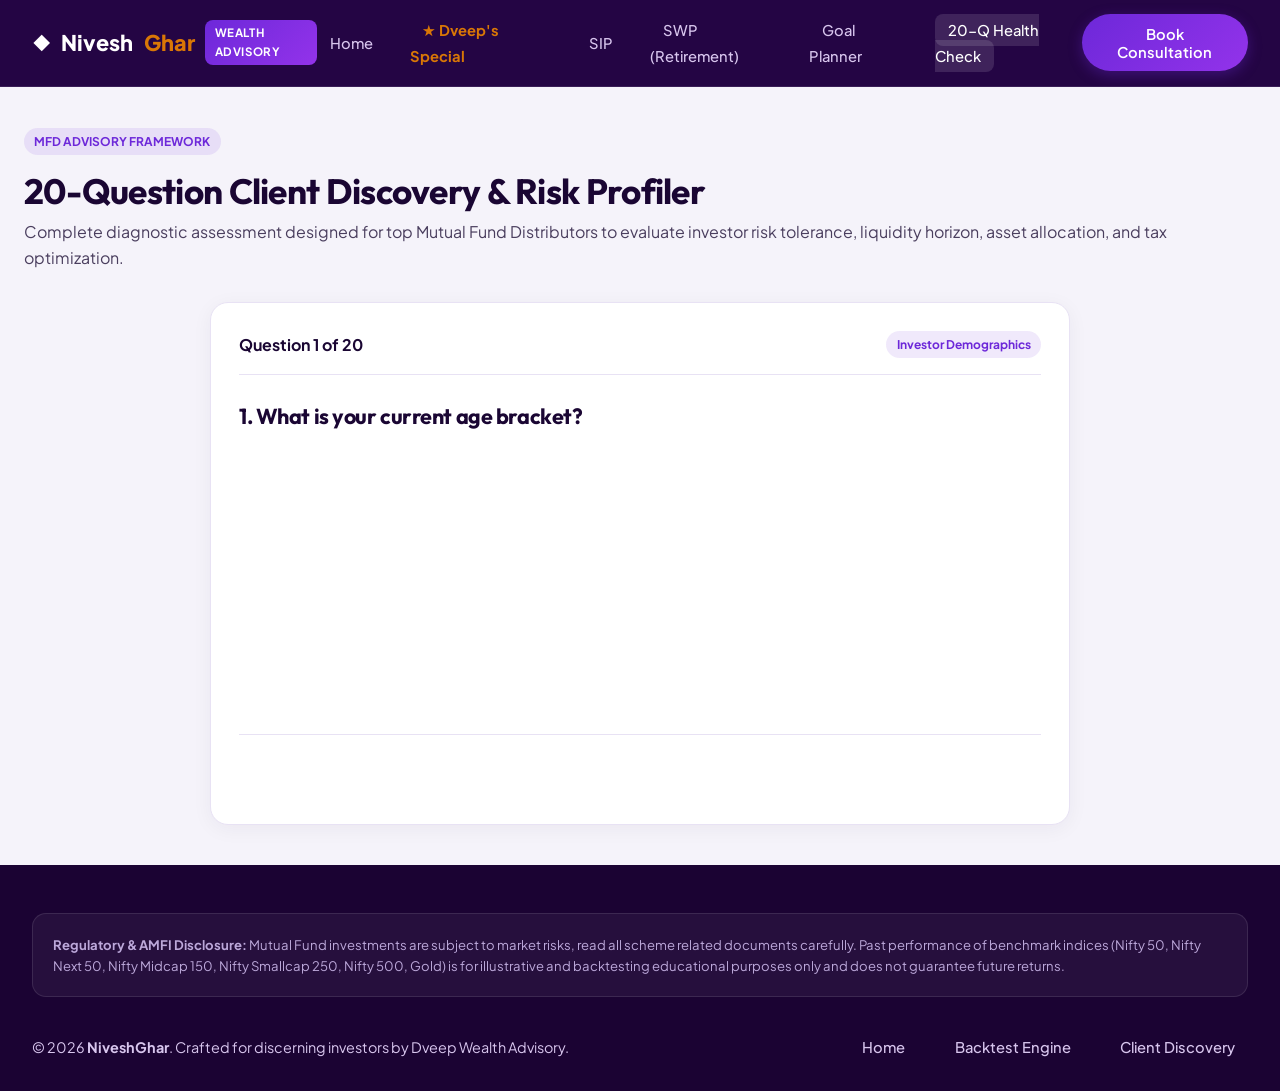
<file: client-discovery.html>
<!DOCTYPE html>
<html lang="en">
<head>
  <meta charset="UTF-8">
  <meta name="viewport" content="width=device-width, initial-scale=1.0">
  <title>20-Question Client Discovery Assessment | NiveshGhar</title>
  <link rel="stylesheet" href="styles/main.css">
</head>
<body>
  <nav class="navbar">
    <div class="nav-container">
      <a href="index.html" class="logo">
        <span style="color: var(--accent-emerald);">◆</span> Nivesh<span style="color: var(--accent-gold);">Ghar</span>
        <span class="logo-badge">Wealth Advisory</span>
      </a>
      <ul class="nav-links">
        <li><a href="index.html" class="nav-link">Home</a></li>
        <li><a href="calculators/dveep-special.html" class="nav-link" style="color: var(--accent-gold); font-weight: 700;">★ Dveep's Special</a></li>
        <li><a href="calculators/sip.html" class="nav-link">SIP</a></li>
        <li><a href="calculators/swp.html" class="nav-link">SWP (Retirement)</a></li>
        <li><a href="calculators/goal-planner.html" class="nav-link">Goal Planner</a></li>
        <li><a href="client-discovery.html" class="nav-link active">20-Q Health Check</a></li>
      </ul>
      <div class="nav-cta">
        <button class="btn btn-primary" onclick="openWhatsApp('Hi Dveep Sir, I want to book a wealth planning consultation')">
          <span>Book Consultation</span>
        </button>
      </div>
    </div>
  </nav>

  <main class="main-wrapper">
    <div style="margin-bottom: 2rem;">
      <span class="badge-tag">MFD ADVISORY FRAMEWORK</span>
      <h1 style="font-size: 2.2rem; margin-top: 0.5rem;">20-Question Client Discovery & Risk Profiler</h1>
      <p style="color: var(--text-secondary);">
        Complete diagnostic assessment designed for top Mutual Fund Distributors to evaluate investor risk tolerance, liquidity horizon, asset allocation, and tax optimization.
      </p>
    </div>

    <div id="quizContainer" class="card" style="max-width: 860px; margin: 0 auto;">
      <div style="display: flex; justify-content: space-between; align-items: center; border-bottom: 1px solid var(--border-color); padding-bottom: 1rem; margin-bottom: 1.5rem;">
        <span id="questionStep" style="font-weight: 700; color: var(--accent-emerald);">Question 1 of 20</span>
        <span id="categoryLabel" class="badge-tag">Risk Capacity</span>
      </div>

      <h2 id="questionTitle" style="font-size: 1.35rem; margin-bottom: 1.5rem;">Loading question...</h2>
      <div id="optionsContainer" style="display: flex; flex-direction: column; gap: 0.75rem;"></div>

      <div style="display: flex; justify-content: space-between; margin-top: 2rem; border-top: 1px solid var(--border-color); padding-top: 1.25rem;">
        <button id="prevBtn" class="btn btn-outline" onclick="prevQuestion()" disabled>← Previous</button>
      </div>
    </div>

    <div id="resultContainer" class="card" style="display: none; max-width: 860px; margin: 0 auto; text-align: center;">
      <span class="badge-tag" style="background: rgba(0,210,147,0.2); color: var(--accent-emerald);">ASSESSMENT COMPLETE</span>
      <h2 style="font-size: 2rem; margin: 1rem 0 0.5rem;" id="riskProfileTitle">Aggressive Wealth Creator</h2>
      <p style="color: var(--text-secondary); max-width: 600px; margin: 0 auto 2rem;" id="riskProfileDesc">
        Based on your responses, you possess a long-term investment horizon with strong risk tolerance.
      </p>

      <div class="grid-3" style="margin-bottom: 2rem;">
        <div class="stat-box">
          <div class="stat-label">Suggested Equity Allocation</div>
          <div class="stat-value emerald" id="equityAlloc">75%</div>
        </div>
        <div class="stat-box">
          <div class="stat-label">Suggested Debt / Liquid</div>
          <div class="stat-value blue" id="debtAlloc">15%</div>
        </div>
        <div class="stat-box">
          <div class="stat-label">Gold / Alternatives</div>
          <div class="stat-value gold" id="goldAlloc">10%</div>
        </div>
      </div>

      <div style="display: flex; justify-content: center; gap: 1rem; flex-wrap: wrap;">
        <button class="btn btn-gold" onclick="openWhatsApp('Hi Dveep Sir, I completed the 20-Q assessment. My profile: ' + document.getElementById('riskProfileTitle').textContent + '. Please share my customized fund portfolio.')">
          💬 Send Report to Advisor Dveep on WhatsApp
        </button>
        <button class="btn btn-outline" onclick="location.reload()">Retake Assessment</button>
      </div>
    </div>
  </main>

  <footer class="footer">
    <div class="footer-container">
      <div class="footer-disclaimer">
        <strong>Regulatory & AMFI Disclosure:</strong> Mutual Fund investments are subject to market risks, read all scheme related documents carefully. Past performance of benchmark indices (Nifty 50, Nifty Next 50, Nifty Midcap 150, Nifty Smallcap 250, Nifty 500, Gold) is for illustrative and backtesting educational purposes only and does not guarantee future returns.
      </div>
      <div style="display: flex; justify-content: space-between; align-items: center; flex-wrap: wrap; gap: 1rem;">
        <div><p>© 2026 <strong>NiveshGhar</strong>. Crafted for discerning investors by Dveep Wealth Advisory.</p></div>
        <div style="display: flex; gap: 1.5rem;">
          <a href="index.html" class="nav-link">Home</a>
          <a href="calculators/dveep-special.html" class="nav-link">Backtest Engine</a>
          <a href="client-discovery.html" class="nav-link">Client Discovery</a>
        </div>
      </div>
    </div>
  </footer>

  <script src="js/main.js"></script>
  <script>
    const QUESTIONS = [
      { cat: "Investor Demographics", q: "1. What is your current age bracket?", opts: [{ text: "Under 30 years", score: 4 }, { text: "30 to 45 years", score: 3 }, { text: "45 to 55 years", score: 2 }, { text: "Above 55 years", score: 1 }] },
      { cat: "Income Stability", q: "2. How predictable and stable is your primary source of monthly income?", opts: [{ text: "Highly stable (Govt / MNC / Established Business)", score: 4 }, { text: "Moderately stable with occasional incentives", score: 3 }, { text: "Variable / Commission or Startup based", score: 2 }, { text: "Retired / Dependent on investment yields", score: 1 }] },
      { cat: "Investment Horizon", q: "3. For what duration are you planning to invest your primary surplus funds?", opts: [{ text: "More than 10+ years", score: 4 }, { text: "5 to 10 years", score: 3 }, { text: "3 to 5 years", score: 2 }, { text: "Less than 3 years", score: 1 }] },
      { cat: "Emergency Preparedness", q: "4. Do you have an emergency fund covering at least 6 months of household expenses?", opts: [{ text: "Yes, fully parked in liquid funds / FD", score: 4 }, { text: "Partially (3-4 months covered)", score: 3 }, { text: "No, but I have credit lines available", score: 2 }, { text: "No emergency reserves currently", score: 1 }] },
      { cat: "Market Volatility Tolerance", q: "5. If the stock market drops by 25% in 3 months (like in 2008 or 2020), what will you do?", opts: [{ text: "Invest heavily to buy top funds at a discount", score: 4 }, { text: "Continue existing SIPs without panicking", score: 3 }, { text: "Pause SIPs and wait for market recovery", score: 2 }, { text: "Redeem everything immediately to prevent further loss", score: 1 }] },
      { cat: "Primary Goal", q: "6. What is the single most important objective for this portfolio?", opts: [{ text: "Aggressive wealth compounding & beat inflation by 6-8%", score: 4 }, { text: "Balanced growth for specific goals (House / Education)", score: 3 }, { text: "Income generation with moderate capital protection", score: 2 }, { text: "100% Capital preservation with zero volatility", score: 1 }] },
      { cat: "Experience", q: "7. How many years have you been actively investing in Equity Mutual Funds or Stocks?", opts: [{ text: "Over 5+ years (witnessed full bull/bear cycles)", score: 4 }, { text: "2 to 5 years", score: 3 }, { text: "Less than 2 years", score: 2 }, { text: "Complete beginner (first time investor)", score: 1 }] },
      { cat: "Debt Exposure", q: "8. What percentage of your monthly income goes into loan EMIs (Home/Car/Personal)?", opts: [{ text: "0% (Completely debt free)", score: 4 }, { text: "Less than 20% of monthly income", score: 3 }, { text: "20% to 40% of monthly income", score: 2 }, { text: "More than 40% of monthly income", score: 1 }] },
      { cat: "Insurance Shield", q: "9. Do you have adequate Term Life Insurance (15-20x annual income) and Health Insurance?", opts: [{ text: "Yes, comprehensive term & private health cover in place", score: 4 }, { text: "Have corporate health insurance only", score: 2 }, { text: "Have traditional endowment / ULIP policies only", score: 2 }, { text: "No active life/health insurance", score: 1 }] },
      { cat: "Drawdown Capacity", q: "10. What is the maximum temporary drawdown you can bear without sleepless nights?", opts: [{ text: "Up to 30-40% decline in pursuit of 15%+ returns", score: 4 }, { text: "Up to 15-20% temporary decline", score: 3 }, { text: "Up to 5-10% decline", score: 2 }, { text: "Cannot tolerate any negative returns", score: 1 }] },
      { cat: "Liquidity Requirement", q: "11. Will you need access to more than 20% of this capital in the next 24 months?", opts: [{ text: "No, none of it is needed for 5+ years", score: 4 }, { text: "Unlikely, unless major unplanned contingency", score: 3 }, { text: "Possibly 10-20% for a planned milestone", score: 2 }, { text: "Yes, definitely need liquidity soon", score: 1 }] },
      { cat: "Gold Stance", q: "12. What is your perspective on Gold allocation (Gold Mutual Funds / ETFs)?", opts: [{ text: "5-10% tactical hedge against currency devaluation", score: 4 }, { text: "Only when equity valuations appear stretched", score: 3 }, { text: "Prefer traditional physical jewelry over funds", score: 2 }, { text: "No interest in gold allocation", score: 1 }] },
      { cat: "Step-Up Ability", q: "13. Are you able to increase your SIP contribution by 10% each year as your income grows?", opts: [{ text: "Yes, committed to 10-15% annual step-up", score: 4 }, { text: "Yes, 5% step-up is feasible", score: 3 }, { text: "Fixed SIP only for now", score: 2 }, { text: "Unsure about future increments", score: 1 }] },
      { cat: "Tax Efficiency", q: "14. Which tax regime are you opting for in the current financial year?", opts: [{ text: "New Tax Regime (Focusing on LTCG equity growth)", score: 4 }, { text: "Old Tax Regime (Requiring 80C ELSS mutual funds)", score: 3 }, { text: "NRI / Global Tax Residency", score: 3 }, { text: "Income below basic taxable threshold", score: 2 }] },
      { cat: "Portfolio Tracking Habit", q: "15. How frequently do you check your investment portfolio value?", opts: [{ text: "Quarterly / Annual disciplined review with my advisor", score: 4 }, { text: "Monthly during salary credit", score: 3 }, { text: "Weekly", score: 2 }, { text: "Daily / Multiple times a day with anxiety", score: 1 }] },
      { cat: "Mid & Smallcap Appetite", q: "16. How comfortable are you with higher allocation to Midcap and Smallcap funds?", opts: [{ text: "Very comfortable for the 10+ year portion of my wealth", score: 4 }, { text: "Moderate (Prefer Largecap & Flexicap bias)", score: 3 }, { text: "Low (Only Largecap indices)", score: 2 }, { text: "Zero tolerance for high volatility", score: 1 }] },
      { cat: "Retirement Readiness", q: "17. At what age do you desire financial independence / retirement?", opts: [{ text: "Before 50 (FIRE movement)", score: 4 }, { text: "55 to 60 years", score: 3 }, { text: "60 to 65 years", score: 2 }, { text: "Have not planned yet", score: 1 }] },
      { cat: "Family Dependents", q: "18. How many financial dependents (children, elderly parents) do you support?", opts: [{ text: "0-1 dependent", score: 4 }, { text: "2 dependents", score: 3 }, { text: "3 dependents", score: 2 }, { text: "4 or more dependents", score: 1 }] },
      { cat: "Advisory Preference", q: "19. What do you value most in a Mutual Fund Distributor / Wealth Advisor?", opts: [{ text: "Asset allocation, behavioral coaching during crashes, and milestone tracking", score: 4 }, { text: "Consistent scheme selection and portfolio rebalancing", score: 3 }, { text: "Tax planning and hassle-free documentation", score: 2 }, { text: "Tips on short-term trending funds", score: 1 }] },
      { cat: "Discipline", q: "20. How likely are you to pause or stop your SIP when news headlines turn negative?", opts: [{ text: "Never — I view negative headlines as prime buying opportunities", score: 4 }, { text: "I consult my advisor Dveep before making any emotional change", score: 4 }, { text: "I get tempted to pause until clarity returns", score: 2 }, { text: "I stop immediately to protect capital", score: 1 }] }
    ];

    let currentIdx = 0;
    const userAnswers = [];

    function renderQuestion() {
      const q = QUESTIONS[currentIdx];
      document.getElementById('questionStep').textContent = `Question ${currentIdx + 1} of ${QUESTIONS.length}`;
      document.getElementById('categoryLabel').textContent = q.cat;
      document.getElementById('questionTitle').textContent = q.q;

      const optsCont = document.getElementById('optionsContainer');
      optsCont.innerHTML = '';

      q.opts.forEach((opt, optIdx) => {
        const btn = document.createElement('button');
        btn.className = 'btn btn-outline';
        btn.style.textAlign = 'left';
        btn.style.justifyContent = 'flex-start';
        btn.style.padding = '1rem 1.25rem';
        btn.style.borderRadius = 'var(--radius-md)';
        btn.innerHTML = `<span style="color: var(--accent-emerald); font-weight: 700; margin-right: 0.5rem;">${String.fromCharCode(65 + optIdx)}.</span> ${opt.text}`;
        btn.onclick = () => selectOption(opt.score);
        optsCont.appendChild(btn);
      });

      document.getElementById('prevBtn').disabled = (currentIdx === 0);
    }

    function selectOption(score) {
      userAnswers[currentIdx] = score;
      if (currentIdx < QUESTIONS.length - 1) {
        currentIdx++;
        renderQuestion();
      } else {
        showResults();
      }
    }

    function prevQuestion() {
      if (currentIdx > 0) {
        currentIdx--;
        renderQuestion();
      }
    }

    function showResults() {
      const sum = userAnswers.reduce((a, b) => a + b, 0);
      document.getElementById('quizContainer').style.display = 'none';
      document.getElementById('resultContainer').style.display = 'block';

      let title = "Aggressive Wealth Compounder";
      let desc = "You have high risk-bearing capacity and a long-term mindset. You are primed to maximize equity returns via Multi-cap, Midcap, and Flexicap funds.";
      let eq = "75%", debt = "15%", gold = "10%";

      if (sum <= 40) {
        title = "Conservative Capital Preserver";
        desc = "Your primary priority is stability and capital security. A high allocation to Hybrid, Arbitrage, and Debt funds is recommended.";
        eq = "25%"; debt = "65%"; gold = "10%";
      } else if (sum <= 60) {
        title = "Balanced Growth Investor";
        desc = "You seek good equity compounding while maintaining a healthy debt cushion to navigate market fluctuations calmly.";
        eq = "55%"; debt = "35%"; gold = "10%";
      }

      document.getElementById('riskProfileTitle').textContent = title;
      document.getElementById('riskProfileDesc').textContent = desc;
      document.getElementById('equityAlloc').textContent = eq;
      document.getElementById('debtAlloc').textContent = debt;
      document.getElementById('goldAlloc').textContent = gold;
    }

    document.addEventListener('DOMContentLoaded', renderQuestion);
  </script>
</body>
</html>
</file>
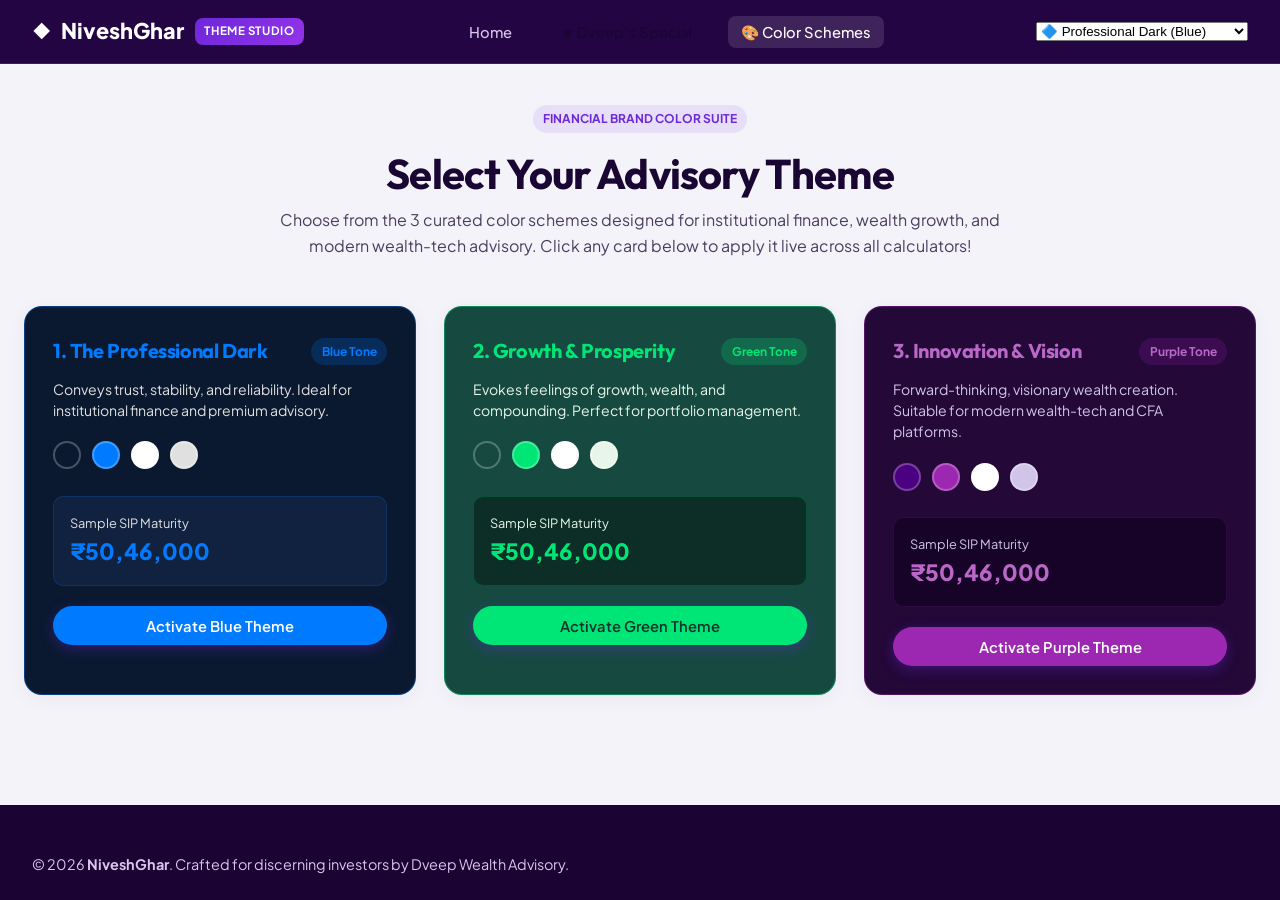
<file: themes.html>
<!DOCTYPE html>
<html lang="en">
<head>
  <meta charset="UTF-8">
  <meta name="viewport" content="width=device-width, initial-scale=1.0">
  <title>Theme Studio & Brand Color Themes | NiveshGhar</title>
  <link rel="stylesheet" href="styles/main.css">
  <style>
    .theme-card-preview {
      border-radius: var(--radius-lg);
      padding: 1.75rem;
      border: 2px solid transparent;
      cursor: pointer;
      transition: all 0.25s ease;
      position: relative;
    }
    .theme-card-preview:hover {
      transform: translateY(-4px);
      box-shadow: 0 12px 36px rgba(0,0,0,0.5);
    }
    .color-pill {
      display: inline-block;
      width: 28px;
      height: 28px;
      border-radius: 50%;
      margin-right: 8px;
      border: 2px solid rgba(255,255,255,0.25);
    }
  </style>
</head>
<body>
  <nav class="navbar">
    <div class="nav-container">
      <a href="index.html" class="logo">
        <span style="color: var(--accent-primary);">◆</span> NiveshGhar
        <span class="logo-badge">Theme Studio</span>
      </a>
      <ul class="nav-links">
        <li><a href="index.html" class="nav-link">Home</a></li>
        <li><a href="calculators/dveep-special.html" class="nav-link" style="color: var(--accent-primary);">★ Dveep's Special</a></li>
        <li><a href="themes.html" class="nav-link active">🎨 Color Schemes</a></li>
      </ul>
      <div class="nav-cta">
        <select class="theme-selector" id="themeSelect" onchange="switchTheme(this.value)">
          <option value="blue">🔷 Professional Dark (Blue)</option>
          <option value="green">🌿 Growth & Prosperity (Green)</option>
          <option value="purple">🔮 Innovation & Vision (Purple)</option>
        </select>
      </div>
    </div>
  </nav>

  <main class="main-wrapper">
    <div style="text-align: center; margin-bottom: 3rem;">
      <span class="badge-tag">FINANCIAL BRAND COLOR SUITE</span>
      <h1 style="font-size: 2.6rem; margin-top: 0.5rem;">Select Your Advisory Theme</h1>
      <p style="color: var(--text-secondary); max-width: 720px; margin: 0 auto;">
        Choose from the 3 curated color schemes designed for institutional finance, wealth growth, and modern wealth-tech advisory. Click any card below to apply it live across all calculators!
      </p>
    </div>

    <!-- 3 Theme Comparison Cards -->
    <div class="grid-3" style="gap: 1.75rem; margin-bottom: 3.5rem;">
      
      <!-- Template 1: The Professional Dark (Blue) -->
      <div class="theme-card-preview card" style="background: #0A1930; color: #FFFFFF; border: 1px solid rgba(0,123,255,0.4);" onclick="switchTheme('blue')">
        <div style="display: flex; justify-content: space-between; align-items: center; margin-bottom: 0.75rem;">
          <h3 style="font-size: 1.25rem; color: #007BFF;">1. The Professional Dark</h3>
          <span class="badge-tag" style="background: rgba(0,123,255,0.2); color: #007BFF;">Blue Tone</span>
        </div>
        <p style="color: #E0E0E0; font-size: 0.88rem; margin-bottom: 1.25rem; line-height: 1.5;">
          Conveys trust, stability, and reliability. Ideal for institutional finance and premium advisory.
        </p>

        <div style="margin-bottom: 1.25rem;">
          <span class="color-pill" style="background: #0A1930;" title="Deep Navy (#0A1930)"></span>
          <span class="color-pill" style="background: #007BFF;" title="Electric Blue (#007BFF)"></span>
          <span class="color-pill" style="background: #FFFFFF;" title="White Text"></span>
          <span class="color-pill" style="background: #E0E0E0;" title="Light Gray (#E0E0E0)"></span>
        </div>

        <div style="background: #112240; border: 1px solid rgba(0,123,255,0.2); border-radius: 10px; padding: 1rem; margin-bottom: 1.25rem;">
          <div style="font-size: 0.8rem; color: #E0E0E0;">Sample SIP Maturity</div>
          <div style="font-size: 1.4rem; font-weight: 800; color: #007BFF;">₹50,46,000</div>
        </div>

        <button class="btn btn-primary" style="width: 100%; background: #007BFF; color: #FFFFFF;">
          Activate Blue Theme
        </button>
      </div>

      <!-- Template 2: The Growth & Prosperity (Green) -->
      <div class="theme-card-preview card" style="background: #164A41; color: #FFFFFF; border: 1px solid rgba(0,230,118,0.4);" onclick="switchTheme('green')">
        <div style="display: flex; justify-content: space-between; align-items: center; margin-bottom: 0.75rem;">
          <h3 style="font-size: 1.25rem; color: #00E676;">2. Growth & Prosperity</h3>
          <span class="badge-tag" style="background: rgba(0,230,118,0.2); color: #00E676;">Green Tone</span>
        </div>
        <p style="color: #E8F5E9; font-size: 0.88rem; margin-bottom: 1.25rem; line-height: 1.5;">
          Evokes feelings of growth, wealth, and compounding. Perfect for portfolio management.
        </p>

        <div style="margin-bottom: 1.25rem;">
          <span class="color-pill" style="background: #164A41;" title="Forest Green (#164A41)"></span>
          <span class="color-pill" style="background: #00E676;" title="Mint Green (#00E676)"></span>
          <span class="color-pill" style="background: #FFFFFF;" title="White Text"></span>
          <span class="color-pill" style="background: #E8F5E9;" title="Light Mint (#E8F5E9)"></span>
        </div>

        <div style="background: rgba(13,43,37,0.9); border: 1px solid rgba(0,230,118,0.2); border-radius: 10px; padding: 1rem; margin-bottom: 1.25rem;">
          <div style="font-size: 0.8rem; color: #E8F5E9;">Sample SIP Maturity</div>
          <div style="font-size: 1.4rem; font-weight: 800; color: #00E676;">₹50,46,000</div>
        </div>

        <button class="btn btn-primary" style="width: 100%; background: #00E676; color: #0F332C;">
          Activate Green Theme
        </button>
      </div>

      <!-- Template 3: The Innovation & Vision (Purple) -->
      <div class="theme-card-preview card" style="background: #230838; color: #FFFFFF; border: 1px solid rgba(156,39,176,0.4);" onclick="switchTheme('purple')">
        <div style="display: flex; justify-content: space-between; align-items: center; margin-bottom: 0.75rem;">
          <h3 style="font-size: 1.25rem; color: #BA68C8;">3. Innovation & Vision</h3>
          <span class="badge-tag" style="background: rgba(156,39,176,0.2); color: #BA68C8;">Purple Tone</span>
        </div>
        <p style="color: #D1C4E9; font-size: 0.88rem; margin-bottom: 1.25rem; line-height: 1.5;">
          Forward-thinking, visionary wealth creation. Suitable for modern wealth-tech and CFA platforms.
        </p>

        <div style="margin-bottom: 1.25rem;">
          <span class="color-pill" style="background: #4B0082;" title="Royal Purple (#4B0082)"></span>
          <span class="color-pill" style="background: #9C27B0;" title="Orchid Purple (#9C27B0)"></span>
          <span class="color-pill" style="background: #FFFFFF;" title="White Text"></span>
          <span class="color-pill" style="background: #D1C4E9;" title="Lavender Gray (#D1C4E9)"></span>
        </div>

        <div style="background: rgba(23,4,38,0.9); border: 1px solid rgba(156,39,176,0.2); border-radius: 10px; padding: 1rem; margin-bottom: 1.25rem;">
          <div style="font-size: 0.8rem; color: #D1C4E9;">Sample SIP Maturity</div>
          <div style="font-size: 1.4rem; font-weight: 800; color: #BA68C8;">₹50,46,000</div>
        </div>

        <button class="btn btn-primary" style="width: 100%; background: #9C27B0; color: #FFFFFF;">
          Activate Purple Theme
        </button>
      </div>

    </div>
  </main>

  <footer class="footer">
    <div class="footer-container">
      <p>© 2026 <strong>NiveshGhar</strong>. Crafted for discerning investors by Dveep Wealth Advisory.</p>
    </div>
  </footer>

  <script src="js/main.js"></script>
</body>
</html>
</file>
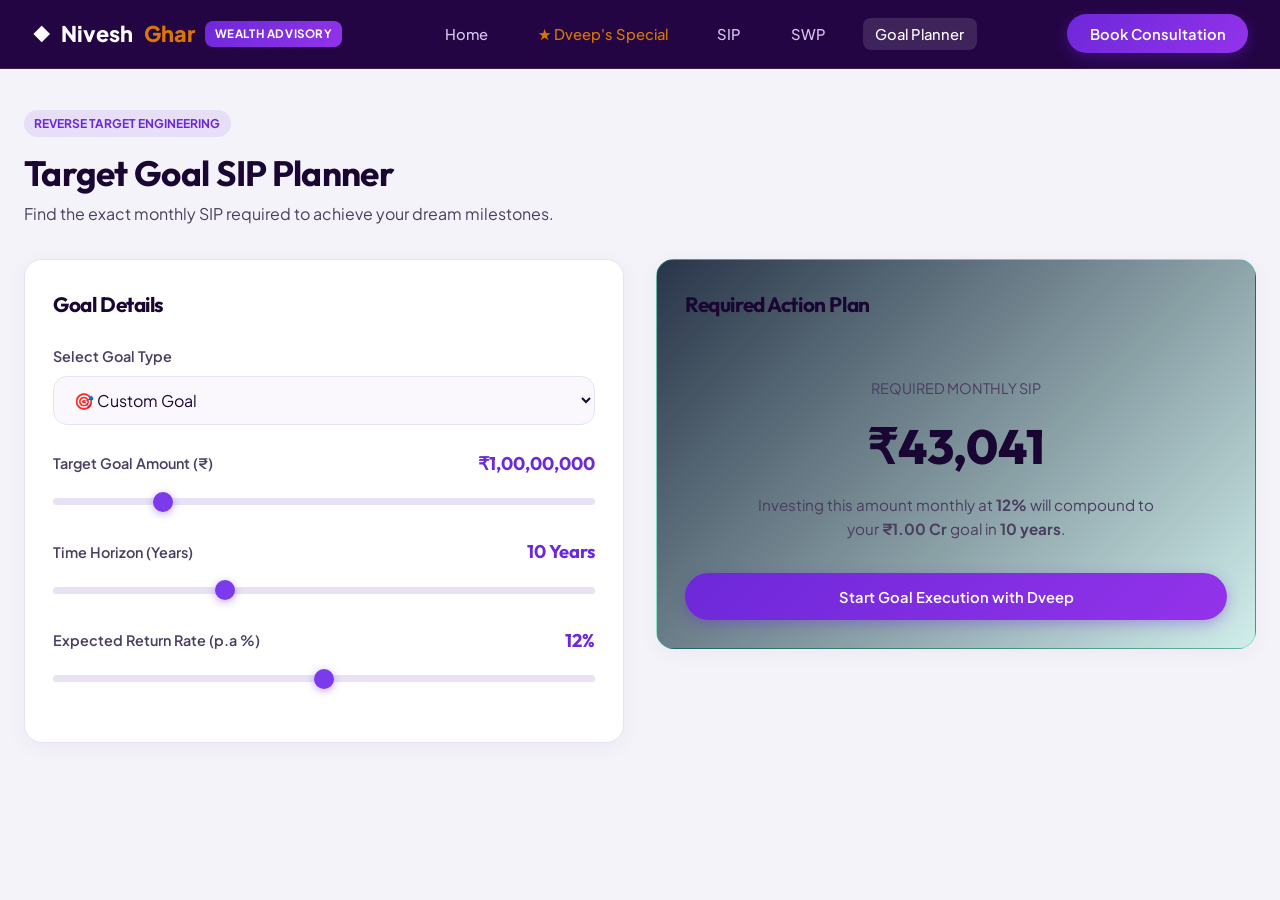
<file: calculators/goal-planner.html>
<!DOCTYPE html>
<html lang="en">
<head>
  <meta charset="UTF-8">
  <meta name="viewport" content="width=device-width, initial-scale=1.0">
  <title>Target Goal Planner | NiveshGhar Advisory</title>
  <link rel="stylesheet" href="../styles/main.css">
</head>
<body>
  <nav class="navbar">
    <div class="nav-container">
      <a href="../index.html" class="logo">
        <span style="color: var(--accent-emerald);">◆</span> Nivesh<span style="color: var(--accent-gold);">Ghar</span>
        <span class="logo-badge">Wealth Advisory</span>
      </a>
      <ul class="nav-links">
        <li><a href="../index.html" class="nav-link">Home</a></li>
        <li><a href="dveep-special.html" class="nav-link" style="color: var(--accent-gold);">★ Dveep's Special</a></li>
        <li><a href="sip.html" class="nav-link">SIP</a></li>
        <li><a href="swp.html" class="nav-link">SWP</a></li>
        <li><a href="goal-planner.html" class="nav-link active">Goal Planner</a></li>
      </ul>
      <div class="nav-cta">
        <button class="btn btn-primary" onclick="openWhatsApp('Hi Dveep Sir, I want to book a wealth planning consultation')">
          <span>Book Consultation</span>
        </button>
      </div>
    </div>
  </nav>

  <main class="main-wrapper">
    <div style="margin-bottom: 2rem;">
      <span class="badge-tag">REVERSE TARGET ENGINEERING</span>
      <h1 style="font-size: 2.2rem; margin-top: 0.5rem;">Target Goal SIP Planner</h1>
      <p style="color: var(--text-secondary);">Find the exact monthly SIP required to achieve your dream milestones.</p>
    </div>

    <div class="grid-2" style="gap: 2rem; align-items: flex-start;">
      <div class="card">
        <h2 style="font-size: 1.3rem; margin-bottom: 1.5rem;">Goal Details</h2>
        <div class="form-group">
          <label class="form-label">Select Goal Type</label>
          <select id="goalType" class="form-input" onchange="setGoalPreset()">
            <option value="house">🏡 Dream Home (₹1.50 Cr in 10 Yrs)</option>
            <option value="edu">🎓 Child Overseas Education (₹75 Lakhs in 8 Yrs)</option>
            <option value="retire">🏖️ Financial Freedom (₹3.00 Cr in 15 Yrs)</option>
            <option value="custom" selected>🎯 Custom Goal</option>
          </select>
        </div>
        <div class="form-group">
          <div class="form-label"><span>Target Goal Amount (₹)</span><span class="val-badge" id="targetBadge">₹1,00,00,000</span></div>
          <input type="range" class="range-slider" id="targetAmt" min="500000" max="50000000" step="500000" value="10000000" oninput="calcGoal()">
        </div>
        <div class="form-group">
          <div class="form-label"><span>Time Horizon (Years)</span><span class="val-badge" id="timeBadge">10 Years</span></div>
          <input type="range" class="range-slider" id="timeYears" min="1" max="30" step="1" value="10" oninput="calcGoal()">
        </div>
        <div class="form-group">
          <div class="form-label"><span>Expected Return Rate (p.a %)</span><span class="val-badge" id="rateBadge">12%</span></div>
          <input type="range" class="range-slider" id="returnRate" min="6" max="18" step="0.5" value="12" oninput="calcGoal()">
        </div>
      </div>

      <div class="card" style="background: linear-gradient(135deg, rgba(18,32,53,0.9), rgba(0,210,147,0.15)); border-color: rgba(0,210,147,0.3);">
        <h2 style="font-size: 1.3rem; margin-bottom: 1.5rem;">Required Action Plan</h2>
        <div style="text-align: center; padding: 2rem 1rem;">
          <div style="font-size: 0.9rem; color: var(--text-secondary); text-transform: uppercase;">Required Monthly SIP</div>
          <div style="font-size: 3rem; font-weight: 800; font-family: Outfit; color: var(--accent-emerald); margin: 0.5rem 0;" id="reqSIP">₹43,040</div>
          <p style="color: var(--text-secondary); font-size: 0.95rem; max-width: 400px; margin: 0 auto;">
            Investing this amount monthly at <strong id="rateLabel">12%</strong> will compound to your <strong id="targetLabel">₹1.00 Cr</strong> goal in <strong id="yearsLabel">10 years</strong>.
          </p>
        </div>
        <button class="btn btn-primary" style="width: 100%; padding: 0.9rem;" onclick="openWhatsApp('Hi Dveep Sir, I need a roadmap for my goal of ' + document.getElementById('targetBadge').textContent + ' in ' + document.getElementById('timeBadge').textContent)">
          Start Goal Execution with Dveep
        </button>
      </div>
    </div>
  </main>

  <script src="../js/calculators.js"></script>
  <script src="../js/main.js"></script>
  <script>
    function setGoalPreset() {
      const type = document.getElementById('goalType').value;
      if (type === 'house') { document.getElementById('targetAmt').value = 15000000; document.getElementById('timeYears').value = 10; }
      else if (type === 'edu') { document.getElementById('targetAmt').value = 7500000; document.getElementById('timeYears').value = 8; }
      else if (type === 'retire') { document.getElementById('targetAmt').value = 30000000; document.getElementById('timeYears').value = 15; }
      calcGoal();
    }
    function calcGoal() {
      const target = parseFloat(document.getElementById('targetAmt').value);
      const yrs = parseFloat(document.getElementById('timeYears').value);
      const rate = parseFloat(document.getElementById('returnRate').value);

      document.getElementById('targetBadge').textContent = formatINR(target, false);
      document.getElementById('timeBadge').textContent = yrs + ' Years';
      document.getElementById('rateBadge').textContent = rate + '%';

      const required = calculateRequiredSIP(target, rate, yrs);
      document.getElementById('reqSIP').textContent = formatINR(required, false);
      document.getElementById('rateLabel').textContent = rate + '%';
      document.getElementById('targetLabel').textContent = formatINR(target);
      document.getElementById('yearsLabel').textContent = yrs + ' years';
    }
    document.addEventListener('DOMContentLoaded', calcGoal);
  </script>
</body>
</html>
</file>
<file: styles/main.css>
@import url('https://fonts.googleapis.com/css2?family=Outfit:wght@400;500;600;700;800&family=Plus+Jakarta+Sans:wght@300;400;500;600;700&display=swap');

:root {
  /* Royal Purple Hero & Accent Tokens (from reference design) */
  --purple-dark: #240544;
  --purple-hero: #2D0856;
  --purple-primary: #6D28D9;
  --purple-vivid: #7C3AED;
  --purple-bright: #9333EA;
  --purple-light: #F3EEFB;
  --purple-pill-bg: rgba(109, 40, 217, 0.1);
  --purple-gradient: linear-gradient(135deg, #6D28D9 0%, #9333EA 100%);
  --hero-gradient: linear-gradient(180deg, #240544 0%, #350B66 100%);
  
  /* Body & Surface Tokens */
  --bg-primary: #F5F3FA;
  --bg-secondary: #FFFFFF;
  --bg-card: #FFFFFF;
  --bg-card-hover: #FFFFFF;
  --bg-input: #FAF8FD;
  --border-color: #E8E2F4;
  --border-focus: #7C3AED;
  
  /* Financial Stat Accents */
  --accent-green: #059669;
  --accent-green-bg: #ECFDF5;
  --accent-gold: #D97706;
  --accent-gold-bg: #FEF3C7;
  --accent-blue: #2563EB;
  
  /* Typography Tokens */
  --text-hero-primary: #FFFFFF;
  --text-hero-secondary: #D8C6EE;
  --text-primary: #1A0633;
  --text-secondary: #4A3E5E;
  --text-muted: #7E7094;
  
  /* Layout & Glass Tokens */
  --nav-bg: #240544;
  --footer-bg: #1B0333;
  --card-shadow: 0 4px 20px rgba(36, 5, 68, 0.05);
  --card-shadow-hover: 0 10px 30px rgba(36, 5, 68, 0.1);
  --radius-sm: 8px;
  --radius-md: 14px;
  --radius-lg: 18px;
  --radius-full: 9999px;
  --transition-fast: 0.2s cubic-bezier(0.4, 0, 0.2, 1);
  --transition-normal: 0.3s cubic-bezier(0.4, 0, 0.2, 1);
}

* {
  margin: 0;
  padding: 0;
  box-sizing: border-box;
}

body {
  font-family: 'Plus Jakarta Sans', sans-serif;
  background-color: var(--bg-primary);
  color: var(--text-primary);
  line-height: 1.6;
  min-height: 100vh;
  display: flex;
  flex-direction: column;
}

h1, h2, h3, h4, h5, h6, .brand-font {
  font-family: 'Outfit', sans-serif;
  font-weight: 700;
  letter-spacing: -0.02em;
}

a {
  color: inherit;
  text-decoration: none;
}

/* ==========================================================================
   Header & Navigation Bar (Royal Purple)
   ========================================================================== */
.navbar {
  position: sticky;
  top: 0;
  z-index: 1000;
  background: var(--nav-bg);
  border-bottom: 1px solid rgba(255, 255, 255, 0.1);
  padding: 0.9rem 2rem;
  backdrop-filter: blur(12px);
}

.nav-container {
  max-width: 1280px;
  margin: 0 auto;
  display: flex;
  align-items: center;
  justify-content: space-between;
}

.logo {
  display: flex;
  align-items: center;
  gap: 0.65rem;
  font-size: 1.35rem;
  font-weight: 800;
  color: #FFFFFF;
}

.logo-badge {
  background: var(--purple-gradient);
  color: #FFFFFF;
  padding: 0.25rem 0.6rem;
  border-radius: var(--radius-sm);
  font-size: 0.72rem;
  font-weight: 700;
  letter-spacing: 0.05em;
  text-transform: uppercase;
}

.nav-links {
  display: flex;
  align-items: center;
  gap: 1.5rem;
  list-style: none;
}

.nav-link {
  color: var(--text-hero-secondary);
  font-weight: 500;
  font-size: 0.92rem;
  transition: var(--transition-fast);
  padding: 0.45rem 0.8rem;
  border-radius: var(--radius-sm);
}

.nav-link:hover, .nav-link.active {
  color: #FFFFFF;
  background: rgba(255, 255, 255, 0.12);
}

.nav-cta {
  display: flex;
  align-items: center;
  gap: 0.75rem;
}

.btn {
  display: inline-flex;
  align-items: center;
  justify-content: center;
  gap: 0.5rem;
  padding: 0.65rem 1.4rem;
  border-radius: var(--radius-full);
  font-size: 0.92rem;
  font-weight: 600;
  cursor: pointer;
  transition: all var(--transition-fast);
  border: none;
  outline: none;
  font-family: 'Plus Jakarta Sans', sans-serif;
}

.btn-primary {
  background: var(--purple-gradient);
  color: #FFFFFF;
  box-shadow: 0 4px 14px rgba(109, 40, 217, 0.35);
}

.btn-primary:hover {
  transform: translateY(-2px);
  box-shadow: 0 6px 20px rgba(109, 40, 217, 0.45);
}

.btn-gold {
  background: #FFFFFF;
  color: var(--purple-primary);
  font-weight: 700;
  box-shadow: 0 4px 14px rgba(0, 0, 0, 0.15);
}

.btn-gold:hover {
  transform: translateY(-2px);
  background: #FAF8FD;
  box-shadow: 0 6px 20px rgba(0, 0, 0, 0.2);
}

.btn-outline {
  background: transparent;
  border: 1px solid rgba(255, 255, 255, 0.25);
  color: #FFFFFF;
}

.btn-outline:hover {
  background: rgba(255, 255, 255, 0.1);
  border-color: #FFFFFF;
}

.btn-outline-dark {
  background: transparent;
  border: 1px solid var(--border-color);
  color: var(--text-primary);
}

.btn-outline-dark:hover {
  border-color: var(--purple-primary);
  color: var(--purple-primary);
  background: var(--purple-light);
}

/* ==========================================================================
   Hero Section (Deep Royal Purple like Reference Image)
   ========================================================================== */
.hero-wrapper {
  background: var(--hero-gradient);
  color: #FFFFFF;
  padding: 4rem 1.5rem 5rem;
  text-align: center;
  position: relative;
  overflow: hidden;
  border-bottom-left-radius: 32px;
  border-bottom-right-radius: 32px;
}

.hero-pill {
  display: inline-flex;
  align-items: center;
  gap: 0.5rem;
  padding: 0.4rem 1.1rem;
  background: rgba(255, 255, 255, 0.12);
  border: 1px solid rgba(255, 255, 255, 0.2);
  border-radius: var(--radius-full);
  color: #FFFFFF;
  font-size: 0.85rem;
  font-weight: 600;
  margin-bottom: 1.5rem;
  backdrop-filter: blur(8px);
}

.hero-title {
  font-size: clamp(2.4rem, 5vw, 3.8rem);
  font-weight: 800;
  line-height: 1.15;
  margin-bottom: 1.25rem;
  color: #FFFFFF;
}

.hero-subtitle {
  font-size: clamp(1.05rem, 2vw, 1.25rem);
  color: var(--text-hero-secondary);
  max-width: 720px;
  margin: 0 auto 2.5rem;
}

/* ==========================================================================
   Main Content & Clean White Cards
   ========================================================================== */
.main-wrapper {
  flex: 1;
  max-width: 1280px;
  width: 100%;
  margin: 0 auto;
  padding: 2.5rem 1.5rem;
}

.card {
  background: var(--bg-card);
  border: 1px solid var(--border-color);
  border-radius: var(--radius-lg);
  padding: 1.75rem;
  box-shadow: var(--card-shadow);
  transition: all var(--transition-normal);
}

.card:hover {
  transform: translateY(-2px);
  border-color: #D4C9EC;
  box-shadow: var(--card-shadow-hover);
}

.card-highlight {
  background: #FFFFFF;
  border: 2px solid #E4DAF8;
  position: relative;
  overflow: hidden;
}

.card-highlight::before {
  content: '';
  position: absolute;
  top: 0;
  left: 0;
  right: 0;
  height: 4px;
  background: var(--purple-gradient);
}

.grid-2 {
  display: grid;
  grid-template-columns: repeat(2, 1fr);
  gap: 1.75rem;
}

.grid-3 {
  display: grid;
  grid-template-columns: repeat(3, 1fr);
  gap: 1.5rem;
}

.grid-4 {
  display: grid;
  grid-template-columns: repeat(4, 1fr);
  gap: 1.25rem;
}

@media (max-width: 1024px) {
  .grid-3, .grid-4 { grid-template-columns: repeat(2, 1fr); }
}

@media (max-width: 768px) {
  .grid-2, .grid-3, .grid-4 { grid-template-columns: 1fr; }
  .nav-links { display: none; }
}

/* Form Controls */
.form-group {
  margin-bottom: 1.5rem;
}

.form-label {
  display: flex;
  justify-content: space-between;
  align-items: center;
  font-size: 0.9rem;
  font-weight: 600;
  color: var(--text-secondary);
  margin-bottom: 0.5rem;
}

.form-label .val-badge {
  font-family: 'Outfit', sans-serif;
  font-size: 1.15rem;
  color: var(--purple-primary);
  font-weight: 700;
}

.form-input {
  width: 100%;
  padding: 0.75rem 1rem;
  background: var(--bg-input);
  border: 1px solid var(--border-color);
  border-radius: var(--radius-md);
  color: var(--text-primary);
  font-size: 1rem;
  font-family: inherit;
  transition: var(--transition-fast);
}

.form-input:focus {
  outline: none;
  border-color: var(--purple-primary);
  box-shadow: 0 0 0 3px rgba(109, 40, 217, 0.12);
  background: #FFFFFF;
}

.range-slider {
  -webkit-appearance: none;
  appearance: none;
  width: 100%;
  height: 7px;
  border-radius: var(--radius-full);
  background: #E8E2F4;
  outline: none;
  margin: 0.5rem 0;
  cursor: pointer;
}

.range-slider::-webkit-slider-thumb {
  -webkit-appearance: none;
  appearance: none;
  width: 20px;
  height: 20px;
  border-radius: 50%;
  background: var(--purple-vivid);
  box-shadow: 0 2px 8px rgba(109, 40, 217, 0.4);
  cursor: pointer;
  transition: transform 0.1s ease;
}

.range-slider::-webkit-slider-thumb:hover {
  transform: scale(1.15);
}

.stat-box {
  background: var(--bg-input);
  border: 1px solid var(--border-color);
  border-radius: var(--radius-md);
  padding: 1.25rem;
  text-align: center;
}

.stat-label {
  font-size: 0.78rem;
  color: var(--text-muted);
  text-transform: uppercase;
  letter-spacing: 0.05em;
  margin-bottom: 0.35rem;
  font-weight: 600;
}

.stat-value {
  font-family: 'Outfit', sans-serif;
  font-size: 1.6rem;
  font-weight: 800;
  color: var(--text-primary);
}

.stat-value.purple { color: var(--purple-primary); }
.stat-value.green { color: var(--accent-green); }
.stat-value.gold { color: var(--accent-gold); }

.badge-tag {
  display: inline-block;
  padding: 0.25rem 0.65rem;
  border-radius: var(--radius-full);
  font-size: 0.75rem;
  font-weight: 700;
  background: var(--purple-pill-bg);
  color: var(--purple-primary);
}

.badge-tag.green {
  background: var(--accent-green-bg);
  color: var(--accent-green);
}

.custom-table {
  width: 100%;
  border-collapse: collapse;
  margin-top: 1rem;
  font-size: 0.92rem;
}

.custom-table th {
  background: var(--bg-input);
  padding: 0.85rem 1rem;
  text-align: left;
  color: var(--text-secondary);
  font-weight: 600;
  border-bottom: 1px solid var(--border-color);
}

.custom-table td {
  padding: 0.85rem 1rem;
  border-bottom: 1px solid var(--border-color);
  color: var(--text-primary);
}

.custom-table tr:hover td {
  background: var(--purple-light);
}

/* Footer (Deep Purple) */
.footer {
  margin-top: auto;
  background: var(--footer-bg);
  color: var(--text-hero-secondary);
  padding: 3rem 2rem 1.5rem;
  font-size: 0.9rem;
}

.footer-container {
  max-width: 1280px;
  margin: 0 auto;
}

.footer-disclaimer {
  padding: 1.25rem;
  background: rgba(255, 255, 255, 0.05);
  border: 1px solid rgba(255, 255, 255, 0.1);
  border-radius: var(--radius-md);
  font-size: 0.82rem;
  color: #BCA8DA;
  line-height: 1.6;
  margin-bottom: 2rem;
}
</file>
